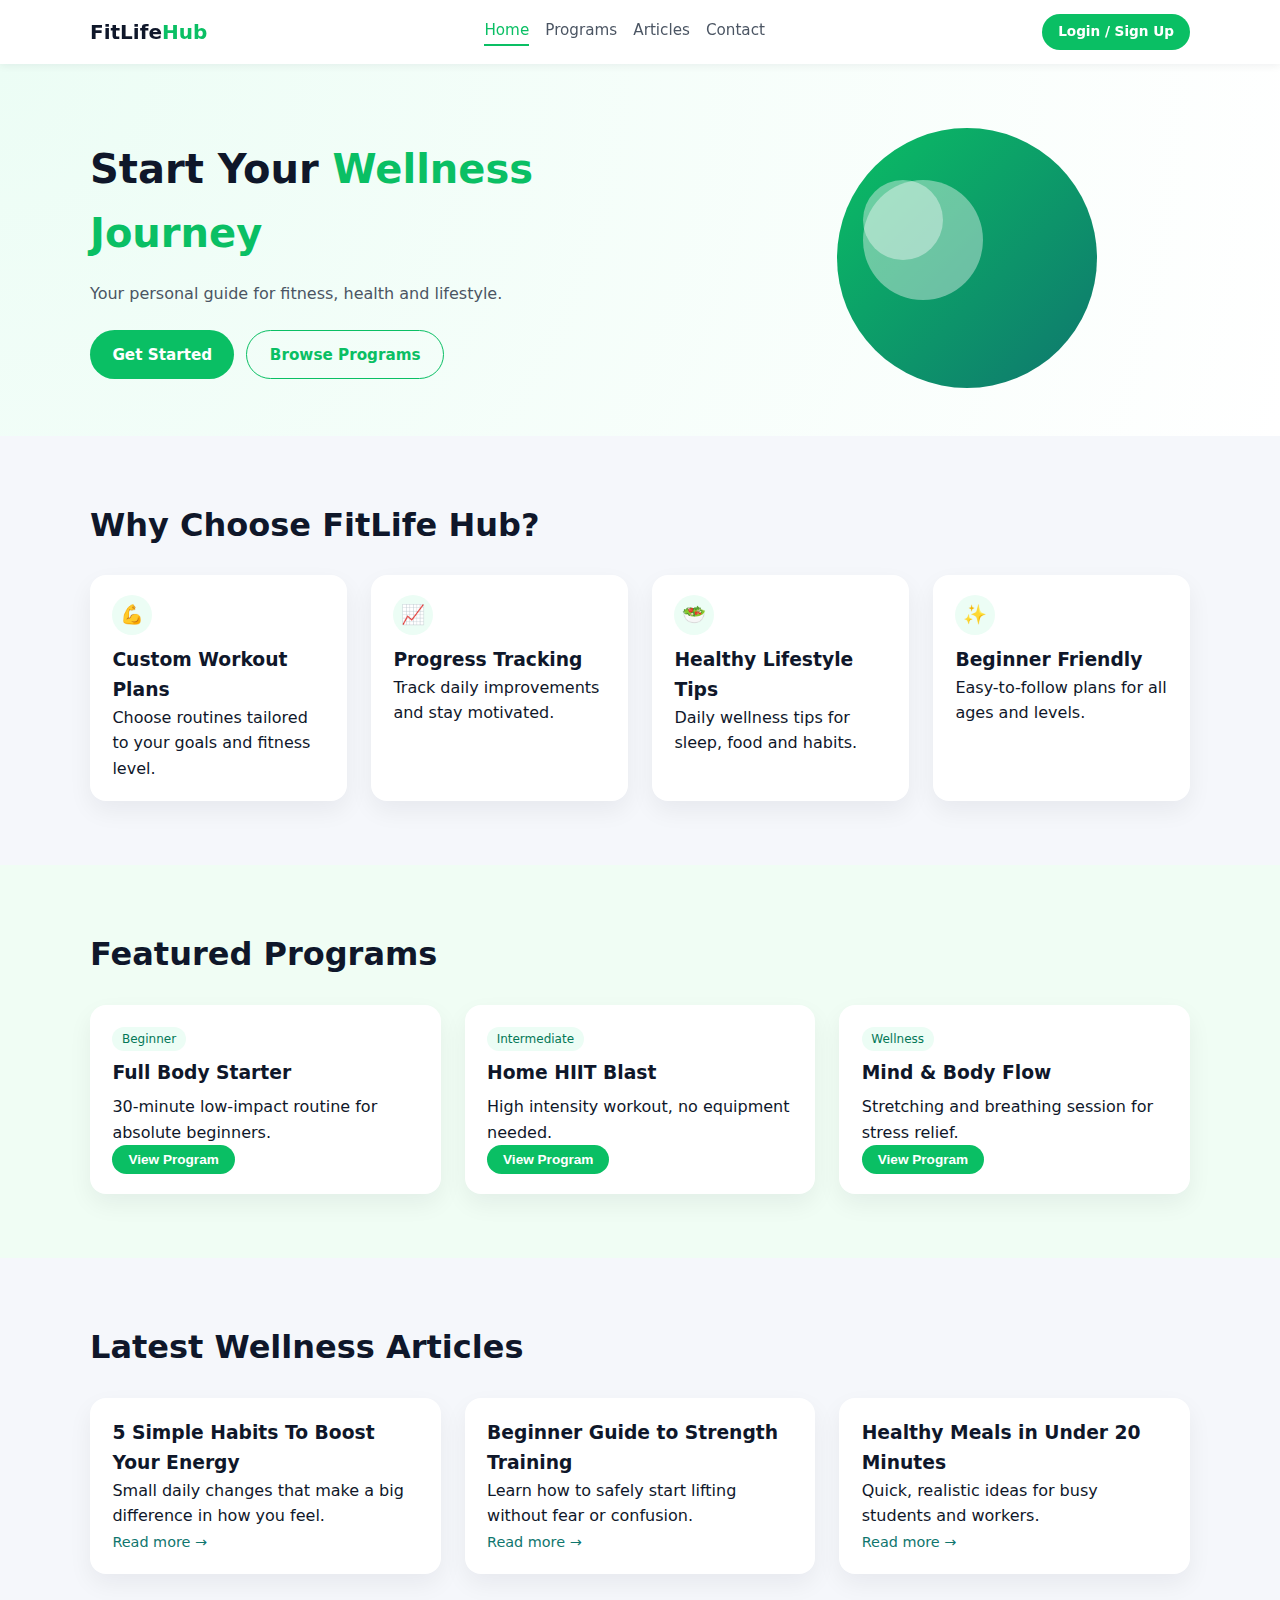
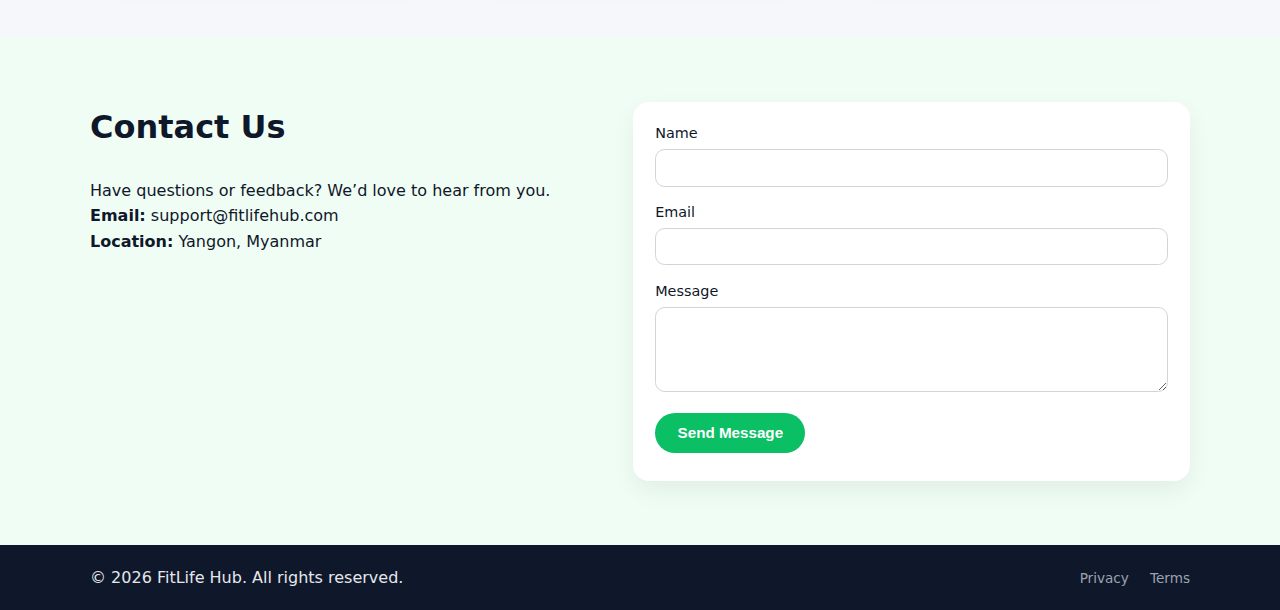
<file: Fit/User/index.html>
<!DOCTYPE html>
<html lang="en">
<head>
  <meta charset="UTF-8" />
  <meta name="viewport" content="width=device-width, initial-scale=1.0" />
  <title>FitLife Hub – Start Your Wellness Journey</title>
  <link rel="stylesheet" href="styles.css" />
</head>
<body>
  <!-- Header -->
  <header class="header">
    <div class="container header-inner">
      <div class="logo">FitLife<span>Hub</span></div>
      <nav class="nav">
        <a href="index.html" class="nav-link active">Home</a>
        <a href="programs.html" class="nav-link">Programs</a>
        <a href="#articles" class="nav-link">Articles</a>
        <a href="#contact" class="nav-link">Contact</a>
      </nav>
      <a href="dashboard.html" class="btn btn-small">Login / Sign Up</a>
      <button class="menu-toggle" id="menuToggle">☰</button>
    </div>
  </header>

  <!-- Mobile Menu -->
  <nav class="mobile-nav" id="mobileNav">
    <a href="index.html" class="nav-link active">Home</a>
    <a href="programs.html" class="nav-link">Programs</a>
    <a href="#articles" class="nav-link">Articles</a>
    <a href="#contact" class="nav-link">Contact</a>
    <a href="dashboard.html" class="nav-link">Login / Sign Up</a>
  </nav>

  <!-- Hero Section -->
  <section class="hero">
    <div class="container hero-inner">
      <div class="hero-text">
        <h1>Start Your <span>Wellness Journey</span></h1>
        <p>Your personal guide for fitness, health and lifestyle.</p>
        <div class="hero-actions">
          <a href="dashboard.html" class="btn">Get Started</a>
          <a href="programs.html" class="btn btn-outline">Browse Programs</a>
        </div>
      </div>
      <div class="hero-visual">
        <!-- Replace with your own illustration/image -->
        <div class="hero-blob">
          <div class="hero-circle"></div>
          <div class="hero-circle small"></div>
        </div>
      </div>
    </div>
  </section>

  <!-- Benefits Section -->
  <section class="section">
    <div class="container">
      <h2 class="section-title">Why Choose FitLife Hub?</h2>
      <div class="grid benefits-grid">
        <div class="card">
          <div class="icon-circle">💪</div>
          <h3>Custom Workout Plans</h3>
          <p>Choose routines tailored to your goals and fitness level.</p>
        </div>
        <div class="card">
          <div class="icon-circle">📈</div>
          <h3>Progress Tracking</h3>
          <p>Track daily improvements and stay motivated.</p>
        </div>
        <div class="card">
          <div class="icon-circle">🥗</div>
          <h3>Healthy Lifestyle Tips</h3>
          <p>Daily wellness tips for sleep, food and habits.</p>
        </div>
        <div class="card">
          <div class="icon-circle">✨</div>
          <h3>Beginner Friendly</h3>
          <p>Easy-to-follow plans for all ages and levels.</p>
        </div>
      </div>
    </div>
  </section>

  <!-- Featured Programs -->
  <section class="section section-alt">
    <div class="container">
      <h2 class="section-title">Featured Programs</h2>
      <div class="grid program-grid">
        <article class="card program-card">
          <div class="program-tag">Beginner</div>
          <h3>Full Body Starter</h3>
          <p>30-minute low-impact routine for absolute beginners.</p>
          <button class="btn btn-small">View Program</button>
        </article>
        <article class="card program-card">
          <div class="program-tag">Intermediate</div>
          <h3>Home HIIT Blast</h3>
          <p>High intensity workout, no equipment needed.</p>
          <button class="btn btn-small">View Program</button>
        </article>
        <article class="card program-card">
          <div class="program-tag">Wellness</div>
          <h3>Mind & Body Flow</h3>
          <p>Stretching and breathing session for stress relief.</p>
          <button class="btn btn-small">View Program</button>
        </article>
      </div>
    </div>
  </section>

  <!-- Articles / Tips -->
  <section class="section" id="articles">
    <div class="container">
      <h2 class="section-title">Latest Wellness Articles</h2>
      <div class="grid article-grid">
        <article class="card">
          <h3>5 Simple Habits To Boost Your Energy</h3>
          <p>Small daily changes that make a big difference in how you feel.</p>
          <a href="#" class="text-link">Read more →</a>
        </article>
        <article class="card">
          <h3>Beginner Guide to Strength Training</h3>
          <p>Learn how to safely start lifting without fear or confusion.</p>
          <a href="#" class="text-link">Read more →</a>
        </article>
        <article class="card">
          <h3>Healthy Meals in Under 20 Minutes</h3>
          <p>Quick, realistic ideas for busy students and workers.</p>
          <a href="#" class="text-link">Read more →</a>
        </article>
      </div>
    </div>
  </section>

  <!-- Contact -->
  <section class="section section-alt" id="contact">
    <div class="container contact-grid">
      <div>
        <h2 class="section-title">Contact Us</h2>
        <p>Have questions or feedback? We’d love to hear from you.</p>
        <p><strong>Email:</strong> support@fitlifehub.com</p>
        <p><strong>Location:</strong> Yangon, Myanmar</p>
      </div>
      <form class="card contact-form" id="contactForm">
        <label>
          Name
          <input type="text" name="name" required />
        </label>
        <label>
          Email
          <input type="email" name="email" required />
        </label>
        <label>
          Message
          <textarea name="message" rows="4" required></textarea>
        </label>
        <button type="submit" class="btn">Send Message</button>
        <p class="form-message" id="contactFormMessage"></p>
      </form>
    </div>
  </section>

  <!-- Footer -->
  <footer class="footer">
    <div class="container footer-inner">
      <p>© <span id="year"></span> FitLife Hub. All rights reserved.</p>
      <div class="footer-links">
        <a href="#">Privacy</a>
        <a href="#">Terms</a>
      </div>
    </div>
  </footer>

  <script src="script.js"></script>
</body>
</html>
</file>
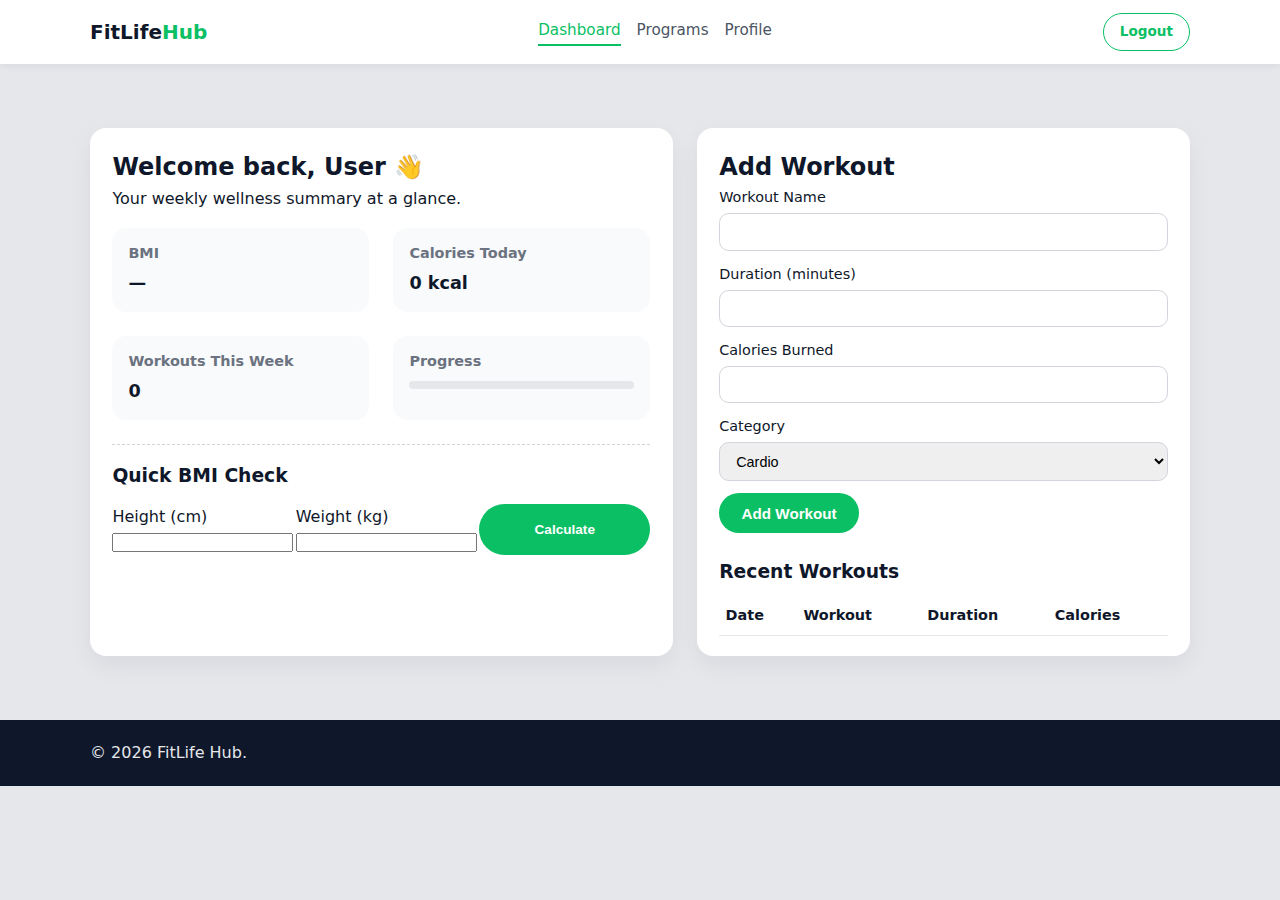
<file: Fit/User/dashboard.html>
<!DOCTYPE html>
<html lang="en">
<head>
  <meta charset="UTF-8" />
  <meta name="viewport" content="width=device-width, initial-scale=1.0" />
  <title>FitLife Hub – Dashboard</title>
  <link rel="stylesheet" href="styles.css" />
</head>
<body class="dashboard-body">
  <header class="header">
    <div class="container header-inner">
      <div class="logo">FitLife<span>Hub</span></div>
      <nav class="nav">
        <a href="dashboard.html" class="nav-link active">Dashboard</a>
        <a href="programs.html" class="nav-link">Programs</a>
        <a href="#" class="nav-link">Profile</a>
      </nav>
      <a href="index.html" class="btn btn-small btn-outline">Logout</a>
      <button class="menu-toggle" id="menuToggle">☰</button>
    </div>
  </header>

  <nav class="mobile-nav" id="mobileNav">
    <a href="dashboard.html" class="nav-link active">Dashboard</a>
    <a href="programs.html" class="nav-link">Programs</a>
    <a href="#" class="nav-link">Profile</a>
    <a href="index.html" class="nav-link">Logout</a>
  </nav>

  <main class="section">
    <div class="container dashboard-grid">
      <!-- Left side -->
      <section class="card">
        <h2>Welcome back, <span id="username">User</span> 👋</h2>
        <p>Your weekly wellness summary at a glance.</p>

        <div class="grid stats-grid">
          <div class="stat-card">
            <h3>BMI</h3>
            <p id="bmiValue">—</p>
          </div>
          <div class="stat-card">
            <h3>Calories Today</h3>
            <p id="caloriesToday">0 kcal</p>
          </div>
          <div class="stat-card">
            <h3>Workouts This Week</h3>
            <p id="workoutsWeek">0</p>
          </div>
          <div class="stat-card">
            <h3>Progress</h3>
            <div class="progress-bar">
              <div class="progress-fill" id="progressFill"></div>
            </div>
          </div>
        </div>

        <!-- BMI Calculator -->
        <div class="bmi-box">
          <h3>Quick BMI Check</h3>
          <div class="bmi-grid">
            <label>
              Height (cm)
              <input type="number" id="bmiHeight" />
            </label>
            <label>
              Weight (kg)
              <input type="number" id="bmiWeight" />
            </label>
            <button class="btn btn-small" id="bmiCalcBtn">Calculate</button>
          </div>
          <p id="bmiMessage" class="bmi-message"></p>
        </div>
      </section>

      <!-- Right side -->
      <section class="card">
        <h2>Add Workout</h2>
        <form id="workoutForm" class="workout-form">
          <label>
            Workout Name
            <input type="text" id="workoutName" required />
          </label>
          <label>
            Duration (minutes)
            <input type="number" id="workoutDuration" required />
          </label>
          <label>
            Calories Burned
            <input type="number" id="workoutCalories" required />
          </label>
          <label>
            Category
            <select id="workoutCategory">
              <option value="Cardio">Cardio</option>
              <option value="Strength">Strength</option>
              <option value="Mobility">Mobility</option>
              <option value="Mind & Body">Mind & Body</option>
            </select>
          </label>
          <button type="submit" class="btn">Add Workout</button>
          <p class="form-message" id="workoutFormMessage"></p>
        </form>

        <h3 class="table-title">Recent Workouts</h3>
        <div class="table-wrapper">
          <table class="workout-table" id="workoutTable">
            <thead>
              <tr>
                <th>Date</th>
                <th>Workout</th>
                <th>Duration</th>
                <th>Calories</th>
              </tr>
            </thead>
            <tbody>
              <!-- Rows added with JavaScript -->
            </tbody>
          </table>
        </div>
      </section>
    </div>
  </main>

  <footer class="footer">
    <div class="container footer-inner">
      <p>© <span id="year"></span> FitLife Hub.</p>
    </div>
  </footer>

  <script src="script.js"></script>
</body>
</html>
</file>
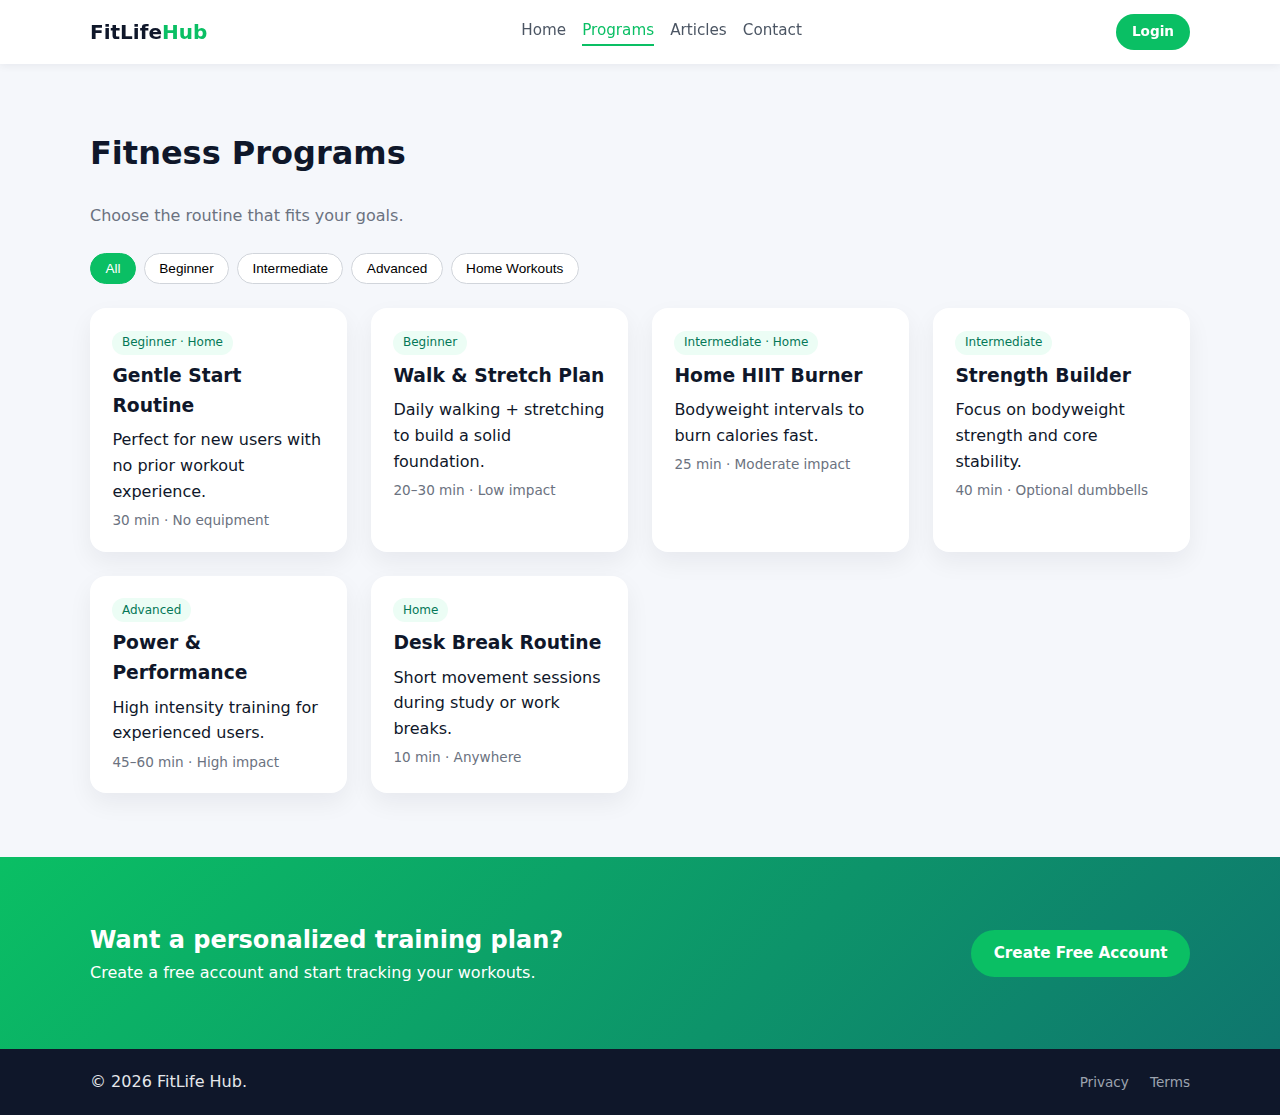
<file: Fit/User/programs.html>
<!DOCTYPE html>
<html lang="en">
<head>
  <meta charset="UTF-8" />
  <meta name="viewport" content="width=device-width, initial-scale=1.0" />
  <title>FitLife Hub – Programs</title>
  <link rel="stylesheet" href="styles.css" />
</head>
<body>
  <header class="header">
    <div class="container header-inner">
      <div class="logo">FitLife<span>Hub</span></div>
      <nav class="nav">
        <a href="index.html" class="nav-link">Home</a>
        <a href="programs.html" class="nav-link active">Programs</a>
        <a href="index.html#articles" class="nav-link">Articles</a>
        <a href="index.html#contact" class="nav-link">Contact</a>
      </nav>
      <a href="dashboard.html" class="btn btn-small">Login</a>
      <button class="menu-toggle" id="menuToggle">☰</button>
    </div>
  </header>

  <nav class="mobile-nav" id="mobileNav">
    <a href="index.html" class="nav-link">Home</a>
    <a href="programs.html" class="nav-link active">Programs</a>
    <a href="index.html#articles" class="nav-link">Articles</a>
    <a href="index.html#contact" class="nav-link">Contact</a>
    <a href="dashboard.html" class="nav-link">Login</a>
  </nav>

  <main>
    <section class="section">
      <div class="container">
        <h1 class="section-title">Fitness Programs</h1>
        <p class="section-subtitle">Choose the routine that fits your goals.</p>

        <!-- Filter Bar -->
        <div class="filter-bar">
          <button class="filter-btn active" data-level="all">All</button>
          <button class="filter-btn" data-level="beginner">Beginner</button>
          <button class="filter-btn" data-level="intermediate">Intermediate</button>
          <button class="filter-btn" data-level="advanced">Advanced</button>
          <button class="filter-btn" data-level="home">Home Workouts</button>
        </div>

        <!-- Program Grid -->
        <div class="grid program-grid" id="programList">
          <article class="card program-card" data-level="beginner home">
            <div class="program-tag">Beginner · Home</div>
            <h3>Gentle Start Routine</h3>
            <p>Perfect for new users with no prior workout experience.</p>
            <p class="program-meta">30 min · No equipment</p>
          </article>

          <article class="card program-card" data-level="beginner">
            <div class="program-tag">Beginner</div>
            <h3>Walk & Stretch Plan</h3>
            <p>Daily walking + stretching to build a solid foundation.</p>
            <p class="program-meta">20–30 min · Low impact</p>
          </article>

          <article class="card program-card" data-level="intermediate home">
            <div class="program-tag">Intermediate · Home</div>
            <h3>Home HIIT Burner</h3>
            <p>Bodyweight intervals to burn calories fast.</p>
            <p class="program-meta">25 min · Moderate impact</p>
          </article>

          <article class="card program-card" data-level="intermediate">
            <div class="program-tag">Intermediate</div>
            <h3>Strength Builder</h3>
            <p>Focus on bodyweight strength and core stability.</p>
            <p class="program-meta">40 min · Optional dumbbells</p>
          </article>

          <article class="card program-card" data-level="advanced">
            <div class="program-tag">Advanced</div>
            <h3>Power & Performance</h3>
            <p>High intensity training for experienced users.</p>
            <p class="program-meta">45–60 min · High impact</p>
          </article>

          <article class="card program-card" data-level="home">
            <div class="program-tag">Home</div>
            <h3>Desk Break Routine</h3>
            <p>Short movement sessions during study or work breaks.</p>
            <p class="program-meta">10 min · Anywhere</p>
          </article>
        </div>
      </div>
    </section>

    <!-- CTA Banner -->
    <section class="section section-cta">
      <div class="container cta-inner">
        <div>
          <h2>Want a personalized training plan?</h2>
          <p>Create a free account and start tracking your workouts.</p>
        </div>
        <a href="dashboard.html" class="btn">Create Free Account</a>
      </div>
    </section>
  </main>

  <footer class="footer">
    <div class="container footer-inner">
      <p>© <span id="year"></span> FitLife Hub.</p>
      <div class="footer-links">
        <a href="#">Privacy</a>
        <a href="#">Terms</a>
      </div>
    </div>
  </footer>

  <script src="script.js"></script>
</body>
</html>
</file>
<file: Fit/User/styles.css>
/* ===== Basic Reset ===== */
*,
*::before,
*::after {
  box-sizing: border-box;
  margin: 0;
  padding: 0;
}

body {
  font-family: system-ui, -apple-system, BlinkMacSystemFont, "Segoe UI", sans-serif;
  color: #0f172a;
  background-color: #f5f7fb;
  line-height: 1.6;
}

img {
  max-width: 100%;
  display: block;
}

a {
  text-decoration: none;
  color: inherit;
}

/* ===== Layout ===== */
.container {
  width: 90%;
  max-width: 1100px;
  margin: 0 auto;
}

.section {
  padding: 4rem 0;
}

.section-alt {
  background-color: #f0fdf4;
}

.section-title {
  font-size: 2rem;
  margin-bottom: 1.5rem;
  text-align: left;
}

.section-subtitle {
  margin-bottom: 1.5rem;
  color: #6b7280;
}

.grid {
  display: grid;
  gap: 1.5rem;
}

/* ===== Header ===== */
.header {
  position: sticky;
  top: 0;
  z-index: 50;
  background-color: #ffffff;
  box-shadow: 0 2px 8px rgba(15, 23, 42, 0.06);
}

.header-inner {
  display: flex;
  align-items: center;
  justify-content: space-between;
  height: 64px;
}

.logo {
  font-weight: 700;
  font-size: 1.25rem;
}

.logo span {
  color: #0abf64;
}

.nav {
  display: flex;
  gap: 1rem;
}

.nav-link {
  font-size: 0.95rem;
  color: #4b5563;
  padding-bottom: 2px;
  border-bottom: 2px solid transparent;
}

.nav-link:hover {
  color: #111827;
}

.nav-link.active {
  border-color: #0abf64;
  color: #0abf64;
}

.menu-toggle {
  display: none;
  background: none;
  border: none;
  font-size: 1.5rem;
}

/* Mobile nav */
.mobile-nav {
  display: none;
  flex-direction: column;
  background-color: #ffffff;
  border-bottom: 1px solid #e5e7eb;
}

.mobile-nav .nav-link {
  padding: 0.75rem 1.25rem;
}

/* ===== Buttons ===== */
.btn {
  display: inline-flex;
  align-items: center;
  justify-content: center;
  padding: 0.7rem 1.4rem;
  border-radius: 999px;
  border: none;
  font-size: 0.95rem;
  font-weight: 600;
  background: #0abf64;
  color: #ffffff;
  cursor: pointer;
  transition: transform 0.15s ease, box-shadow 0.15s ease, background 0.15s ease;
}

.btn:hover {
  background: #0f766e;
  box-shadow: 0 8px 20px rgba(16, 185, 129, 0.3);
  transform: translateY(-1px);
}

.btn-outline {
  background: transparent;
  color: #0abf64;
  border: 1px solid #0abf64;
}

.btn-outline:hover {
  background: #ecfdf5;
}

.btn-small {
  padding: 0.45rem 1rem;
  font-size: 0.85rem;
}

/* ===== Hero ===== */
.hero {
  padding: 4rem 0 3rem;
  background: radial-gradient(circle at top left, #ecfdf5, #ffffff);
}

.hero-inner {
  display: grid;
  grid-template-columns: minmax(0, 1.4fr) minmax(0, 1fr);
  gap: 2rem;
  align-items: center;
}

.hero-text h1 {
  font-size: 2.5rem;
  margin-bottom: 1rem;
}

.hero-text h1 span {
  color: #0abf64;
}

.hero-text p {
  color: #4b5563;
  margin-bottom: 1.5rem;
}

.hero-actions {
  display: flex;
  flex-wrap: wrap;
  gap: 0.75rem;
}

.hero-visual {
  display: flex;
  justify-content: center;
}

.hero-blob {
  width: 260px;
  height: 260px;
  border-radius: 999px;
  background: linear-gradient(135deg, #0abf64, #0f766e);
  position: relative;
  overflow: hidden;
}

.hero-circle {
  width: 120px;
  height: 120px;
  border-radius: 999px;
  background: rgba(252, 252, 252, 0.4);
  position: absolute;
  top: 20%;
  left: 10%;
}

.hero-circle.small {
  width: 80px;
  height: 80px;
  bottom: 12%;
  right: 15%;
}

/* ===== Cards & grids ===== */
.card {
  background-color: #ffffff;
  border-radius: 1rem;
  padding: 1.25rem 1.4rem;
  box-shadow: 0 10px 25px rgba(15, 23, 42, 0.06);
  transition: transform 0.15s ease, box-shadow 0.15s ease;
}

.card:hover {
  transform: translateY(-2px);
  box-shadow: 0 16px 35px rgba(15, 23, 42, 0.12);
}

.benefits-grid {
  grid-template-columns: repeat(auto-fit, minmax(200px, 1fr));
}

.icon-circle {
  width: 40px;
  height: 40px;
  border-radius: 999px;
  display: inline-flex;
  align-items: center;
  justify-content: center;
  background: #ecfdf5;
  margin-bottom: 0.6rem;
  font-size: 1.2rem;
}

.program-grid {
  grid-template-columns: repeat(auto-fit, minmax(220px, 1fr));
}

.program-card h3 {
  margin-bottom: 0.4rem;
}

.program-meta {
  font-size: 0.85rem;
  color: #6b7280;
  margin-top: 0.35rem;
}

.program-tag {
  display: inline-block;
  font-size: 0.75rem;
  padding: 0.15rem 0.6rem;
  border-radius: 999px;
  background: #ecfdf5;
  color: #047857;
  margin-bottom: 0.4rem;
}

.article-grid {
  grid-template-columns: repeat(auto-fit, minmax(220px, 1fr));
}

/* Contact */
.contact-grid {
  display: grid;
  grid-template-columns: minmax(0, 1.1fr) minmax(0, 1.2fr);
  gap: 2rem;
}

.contact-form label {
  display: block;
  margin-bottom: 0.9rem;
  font-size: 0.9rem;
}

.contact-form input,
.contact-form textarea,
.workout-form input,
.workout-form select {
  width: 100%;
  padding: 0.6rem 0.75rem;
  border-radius: 0.6rem;
  border: 1px solid #d1d5db;
  font-size: 0.9rem;
  margin-top: 0.25rem;
}

.contact-form input:focus,
.contact-form textarea:focus,
.workout-form input:focus,
.workout-form select:focus {
  outline: none;
  border-color: #0abf64;
  box-shadow: 0 0 0 1px rgba(16, 185, 129, 0.2);
}

.form-message {
  margin-top: 0.5rem;
  font-size: 0.85rem;
}

/* Footer */
.footer {
  padding: 1.25rem 0;
  background-color: #0f172a;
  color: #e5e7eb;
}

.footer-inner {
  display: flex;
  justify-content: space-between;
  align-items: center;
}

.footer-links a {
  font-size: 0.85rem;
  margin-left: 1rem;
  color: #9ca3af;
}

.footer-links a:hover {
  color: #ffffff;
}

/* Filter bar */
.filter-bar {
  display: flex;
  flex-wrap: wrap;
  gap: 0.5rem;
  margin: 1rem 0 1.5rem;
}

.filter-btn {
  padding: 0.45rem 0.9rem;
  border-radius: 999px;
  border: 1px solid #d1d5db;
  background: #ffffff;
  font-size: 0.85rem;
  cursor: pointer;
}

.filter-btn.active {
  background: #0abf64;
  border-color: #0abf64;
  color: #ffffff;
}

/* CTA section */
.section-cta {
  background: linear-gradient(135deg, #0abf64, #0f766e);
  color: #ffffff;
}

.cta-inner {
  display: flex;
  align-items: center;
  justify-content: space-between;
  gap: 1.5rem;
}

/* Dashboard */
.dashboard-body {
  background-color: #e5e7eb;
}

.dashboard-grid {
  display: grid;
  grid-template-columns: minmax(0, 1.3fr) minmax(0, 1.1fr);
  gap: 1.5rem;
}

.stats-grid {
  grid-template-columns: repeat(2, minmax(0, 1fr));
  margin-top: 1rem;
}

.stat-card {
  background-color: #f9fafb;
  border-radius: 0.9rem;
  padding: 0.9rem 1rem;
}

.stat-card h3 {
  font-size: 0.9rem;
  color: #6b7280;
  margin-bottom: 0.25rem;
}

.stat-card p {
  font-size: 1.1rem;
  font-weight: 600;
}

.progress-bar {
  width: 100%;
  height: 8px;
  background: #e5e7eb;
  border-radius: 999px;
  overflow: hidden;
  margin-top: 0.5rem;
}

.progress-fill {
  height: 100%;
  width: 0;
  background: #0abf64;
  transition: width 0.3s ease;
}

.bmi-box {
  margin-top: 1.5rem;
  padding-top: 1rem;
  border-top: 1px dashed #d1d5db;
}

.bmi-grid {
  display: grid;
  grid-template-columns: repeat(3, minmax(0, 1fr));
  gap: 0.75rem;
  margin-top: 0.8rem;
}

.bmi-message {
  margin-top: 0.6rem;
  font-size: 0.85rem;
}

/* Workout table */
.workout-form label {
  display: block;
  margin-bottom: 0.75rem;
  font-size: 0.9rem;
}

.table-title {
  margin-top: 1.5rem;
  margin-bottom: 0.6rem;
}

.table-wrapper {
  max-height: 250px;
  overflow-y: auto;
}

.workout-table {
  width: 100%;
  border-collapse: collapse;
  font-size: 0.9rem;
}

.workout-table th,
.workout-table td {
  border-bottom: 1px solid #e5e7eb;
  padding: 0.5rem 0.4rem;
  text-align: left;
}

.workout-table tr:nth-child(even) {
  background-color: #f9fafb;
}

/* Text link */
.text-link {
  font-size: 0.9rem;
  color: #0f766e;
}

/* ===== Responsive ===== */
@media (max-width: 900px) {
  .hero-inner {
    grid-template-columns: 1fr;
  }

  .hero-visual {
    order: -1;
  }

  .contact-grid {
    grid-template-columns: 1fr;
  }

  .dashboard-grid {
    grid-template-columns: 1fr;
  }

  .stats-grid {
    grid-template-columns: 1fr 1fr;
  }

  .cta-inner {
    flex-direction: column;
    align-items: flex-start;
  }
}

@media (max-width: 700px) {
  .nav {
    display: none;
  }

  .menu-toggle {
    display: block;
  }

  .mobile-nav {
    display: none;
  }

  .hero-text h1 {
    font-size: 2rem;
  }

  .stats-grid {
    grid-template-columns: 1fr;
  }

  .bmi-grid {
    grid-template-columns: 1fr;
  }

  .footer-inner {
    flex-direction: column;
    gap: 0.5rem;
    text-align: center;
  }
}
</file>
